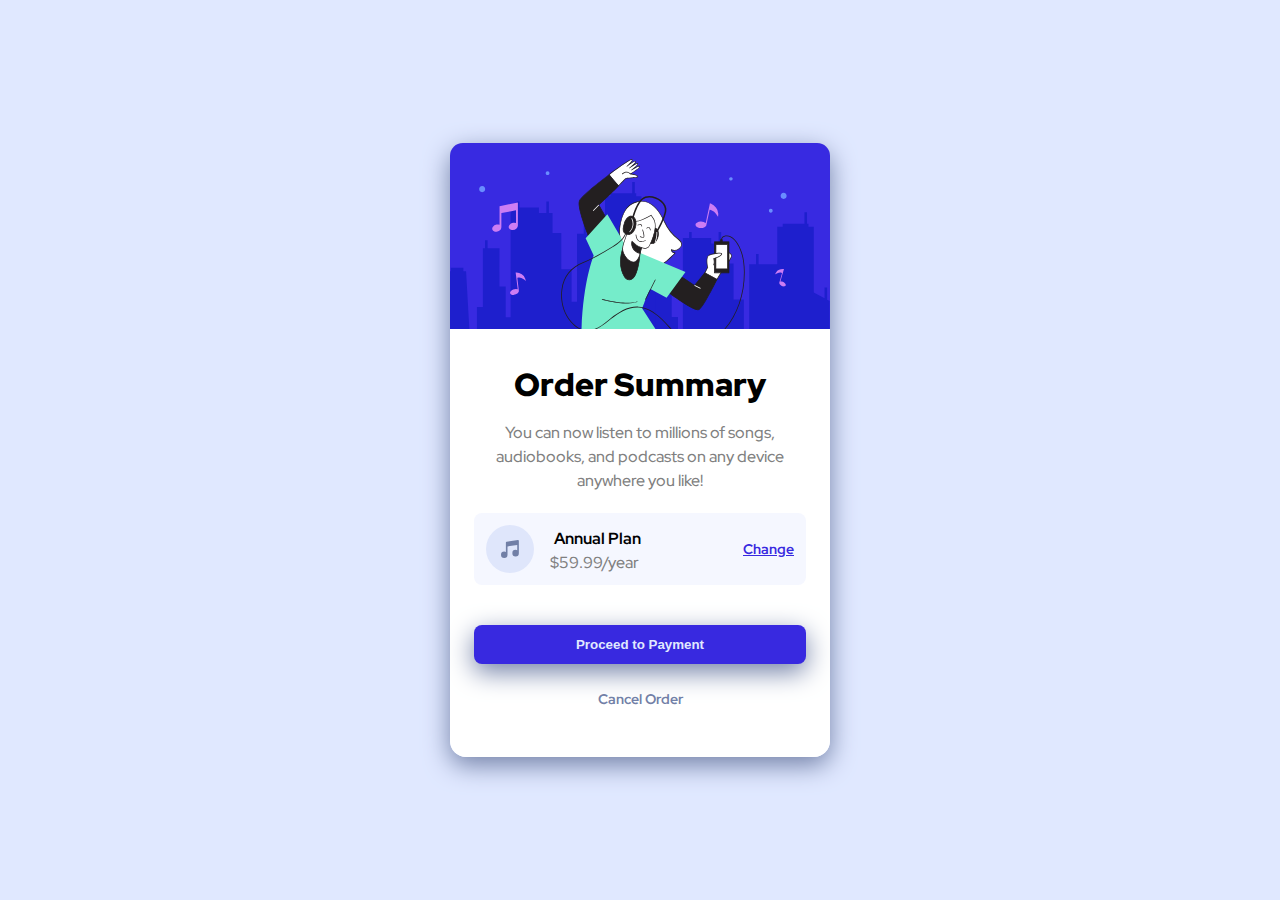
<file: index.html>
<!DOCTYPE html>
<html lang="en">

<head>
  <meta charset="UTF-8">
  <link rel="icon" type="image/png" sizes="32x32" href="./images/favicon-32x32.png">
  <link rel="stylesheet" type="text/css" href="style.css">
  <link rel="preconnect" href="https://fonts.googleapis.com">
  <link rel="preconnect" href="https://fonts.gstatic.com" crossorigin>
  <link href="https://fonts.googleapis.com/css2?family=Red+Hat+Display:wght@500;700;900&display=swap" rel="stylesheet">
  <meta name="viewport" content="width=device-width, initial-scale=1.0">

  <title>Iva Fischerova | Frontend Mentor | Order summary card</title>
</head>

<body>
  <main class="card">
    <img src="images/illustration-hero.svg" class="heroImg" alt="Image of music hero.">
    <section class="cardContent isResponsive">

      <h1>Order Summary</h1>

      <p>You can now listen to millions of songs, audiobooks, and podcasts on any device anywhere you like!</p>

      <div class="pricingPlan">
        <img src="images/icon-music.svg" class="iconMusicImg" alt="" aria-hidden="true">

        <div class="chosenPlanAndPricing">
          <p>Annual Plan</p>
          $59.99/year
        </div>

        <div class="changePlan">
          <a href="#" class="changePricingPlanLink">Change</a>
        </div>
      </div>

      <button>
        Proceed to Payment
      </button>


      <a href="#" class="cancelOrderLink">Cancel Order</a>
    </section>
  </main>
</body>

</html>
</file>
<file: style.css>
/* table of contents
  1. global styles
  2. layout
   2.1 main layout settings
   2.2 main image
   2.3 content
   2.4 button
   2.5 links
*/

/* =============
   global styles
   ============= */

html {
  box-sizing: border-box;
}

*, ::after, ::before {
  box-sizing: inherit;
}

body {
  margin: auto;
  display: flex;
  justify-content: center;
  align-items: center;
  min-height: 100vh;
  background-color: hsl(225, 100%, 94%);
  font-family: "Red Hat Display", sans-serif;
  color: gray;
  font-weight: 500;
  line-height: 1.5;
  font-size: 16px;
}

h1 {
  color: black;
  font-weight: 900;
  margin: 0.5rem 0;
}


/* ======
   layout
   ====== */

/* main layout settings */

.isResponsive {
  display: flex;
  flex-shrink: 1;
  margin: 0;
  padding: 0;
}

.card {
  border-radius: 1rem;
  max-width: 380px;
  box-shadow: 0rem 0.5rem 1.6rem hsl(224, 23%, 55%);
}

/* main image*/

.heroImg {
  border-radius: 0.8rem 0.8rem 0 0;
  max-width: 100%;
  display: block;
}

/* content */

.cardContent {
  align-items: center;
  flex-direction: column;
  background-color: white;
  border-radius: 0 0 1rem 1rem;
  padding: 1.5rem;
}

.cardContent p {
  margin: 0;
  text-align: center;
  padding: 0.25rem;
}

.pricingPlan {
  display: flex;
  justify-content: space-around;
  align-items: center;
  width: 100%;
  background-color: hsl(225, 100%, 98%);
  border-radius: 0.5rem;
  margin: 1rem;
  padding: 0.75rem;
  line-height: 1.2;
}

.chosenPlanAndPricing {
  flex-grow: 2;
  text-align: left;
  padding-left: 1rem;
}

.chosenPlanAndPricing p {
  color: black;
  font-weight: 700;
  flex-grow: 2;
  text-align: left;
}

/* button */

.cardContent button {
  background-color: hsl(245, 75%, 52%);
  width: 100%;
  margin: 1.5rem;
  padding: 0.75rem;
  color: hsl(225, 100%, 94%);
  font-weight: 700;
  border: 0;
  border-radius: 0.5rem;
  box-shadow: 0rem 0.5rem 1.6rem hsl(224, 23%, 55%);
}

.cardContent button:hover {
  background-color: hsl(248, 56%, 65%);
}

/* links */
.changePricingPlanLink {
  color: hsl(245, 75%, 52%);
  font-weight: 700;
  font-size: 0.9rem;
}

.changePricingPlanLink:hover {
  text-decoration: none;
  color: hsl(248, 56%, 65%);
}

.cancelOrderLink {
  text-decoration: none;
  color: hsl(224, 23%, 55%);
  margin-bottom: 1.5rem;
  font-weight: 700;
  font-size: 0.9rem;
}

.cancelOrderLink:hover {
  color: black;
}
</file>
